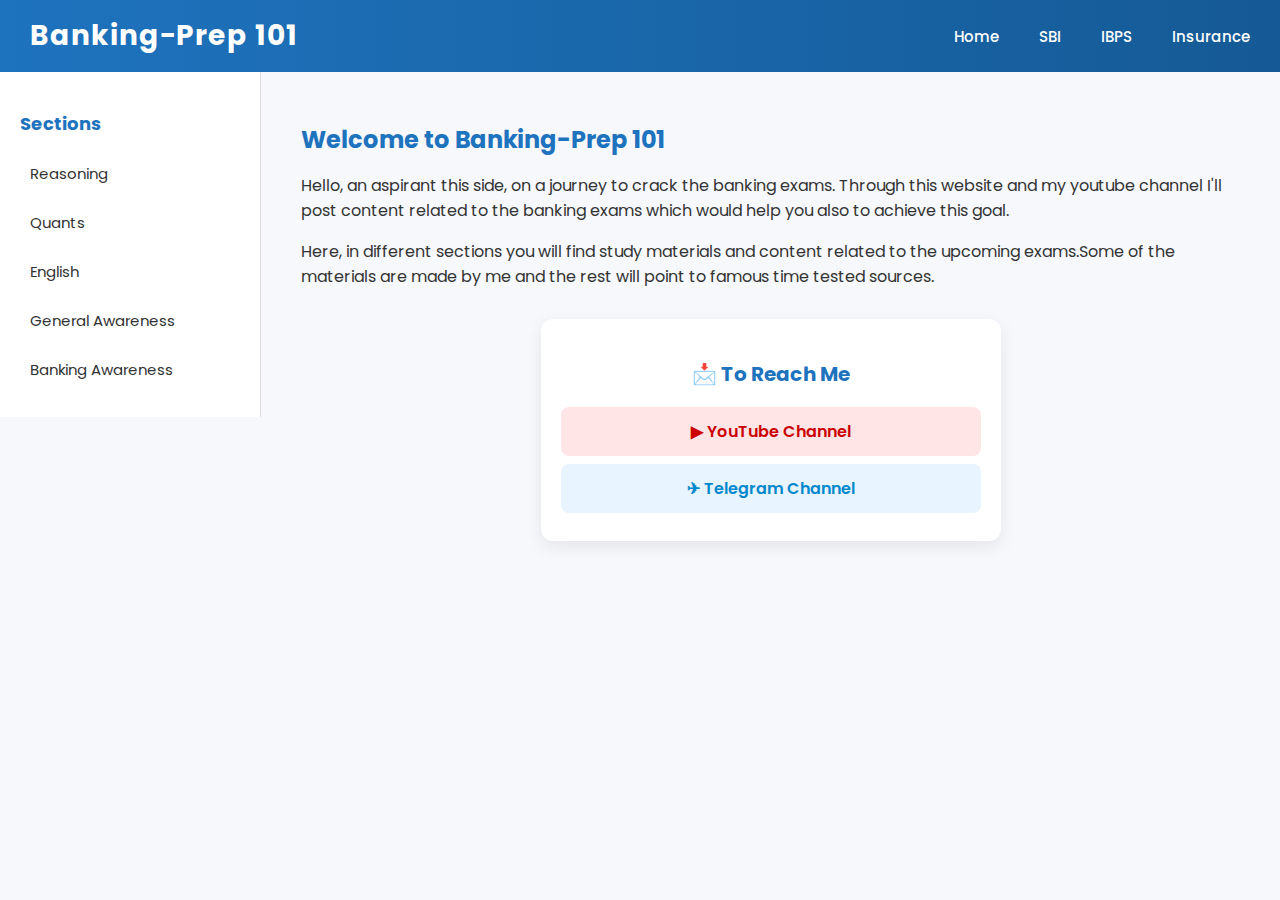
<file: index.html>
<!DOCTYPE html>
<html>
<head>
  <meta name="google-site-verification" content="nMwPBUe1wpLVSx8-3hx66xbxFr1yD9jjksR16JLVHJo" />
  <title>Banking Prep</title>

  <!-- Google Font -->
  <link href="https://fonts.googleapis.com/css2?family=Poppins:wght@400;600;700&display=swap" rel="stylesheet">

  <!-- CSS File -->
  <link rel="stylesheet" href="style.css">
  <meta name="viewport" content="width=device-width, initial-scale=1.0">
  <meta name="description" content="Free Banking Exam Preparation for SBI, IBPS, PO, Clerk, Quants, Reasoning, PDFs">
<meta name="keywords" content="Banking Exam, SBI Prep, IBPS, Quants Practice, Reasoning PDFs">
<meta name="author" content="Vidit Kholia">


</head>

<body>

<header>
  <div class="site-title">Banking-Prep 101</div>

  <nav>
    <a href="#">Home</a>
    <a href="SBI.html">SBI</a>
    <a href="IBPS.html">IBPS</a>
    <a href="Insurance.html">Insurance</a>
  </nav>
</header>



</body>
</html>

<div class="layout">

  <!-- SIDEBAR -->
  <aside class="sidebar">
    <h3>Sections</h3>
    <a href="#">Reasoning</a>
    <a href="quants.html">Quants</a>
    <a href="#">English</a>
    <a href="#">General Awareness</a>
    <a href="#">Banking Awareness</a>
  </aside>

  <div class="main-content">
    <h2>Welcome to Banking-Prep 101</h2>
    <p>
      Hello, an aspirant this side, on a journey to crack the banking exams.
      Through this website and my youtube channel I'll post content related to
      the banking exams which would help you also to achieve this goal.
    </p>
    <p>
        Here, in different sections you will find study materials and content related to the upcoming
        exams.Some of the materials are made by me and the rest will point to famous time tested
        sources.
    </p>

    <div class="contact-card">
  <h3>📩 To Reach Me</h3>

  <a href="https://www.youtube.com/@Bankingprep-t6h" target="_blank" class="contact-link youtube">
    ▶ YouTube Channel
  </a>

  <a href="https://t.me/bankingprep101" target="_blank" class="contact-link telegram">
    ✈ Telegram Channel
  </a>

  
</div>

</div>


</div>
</file>
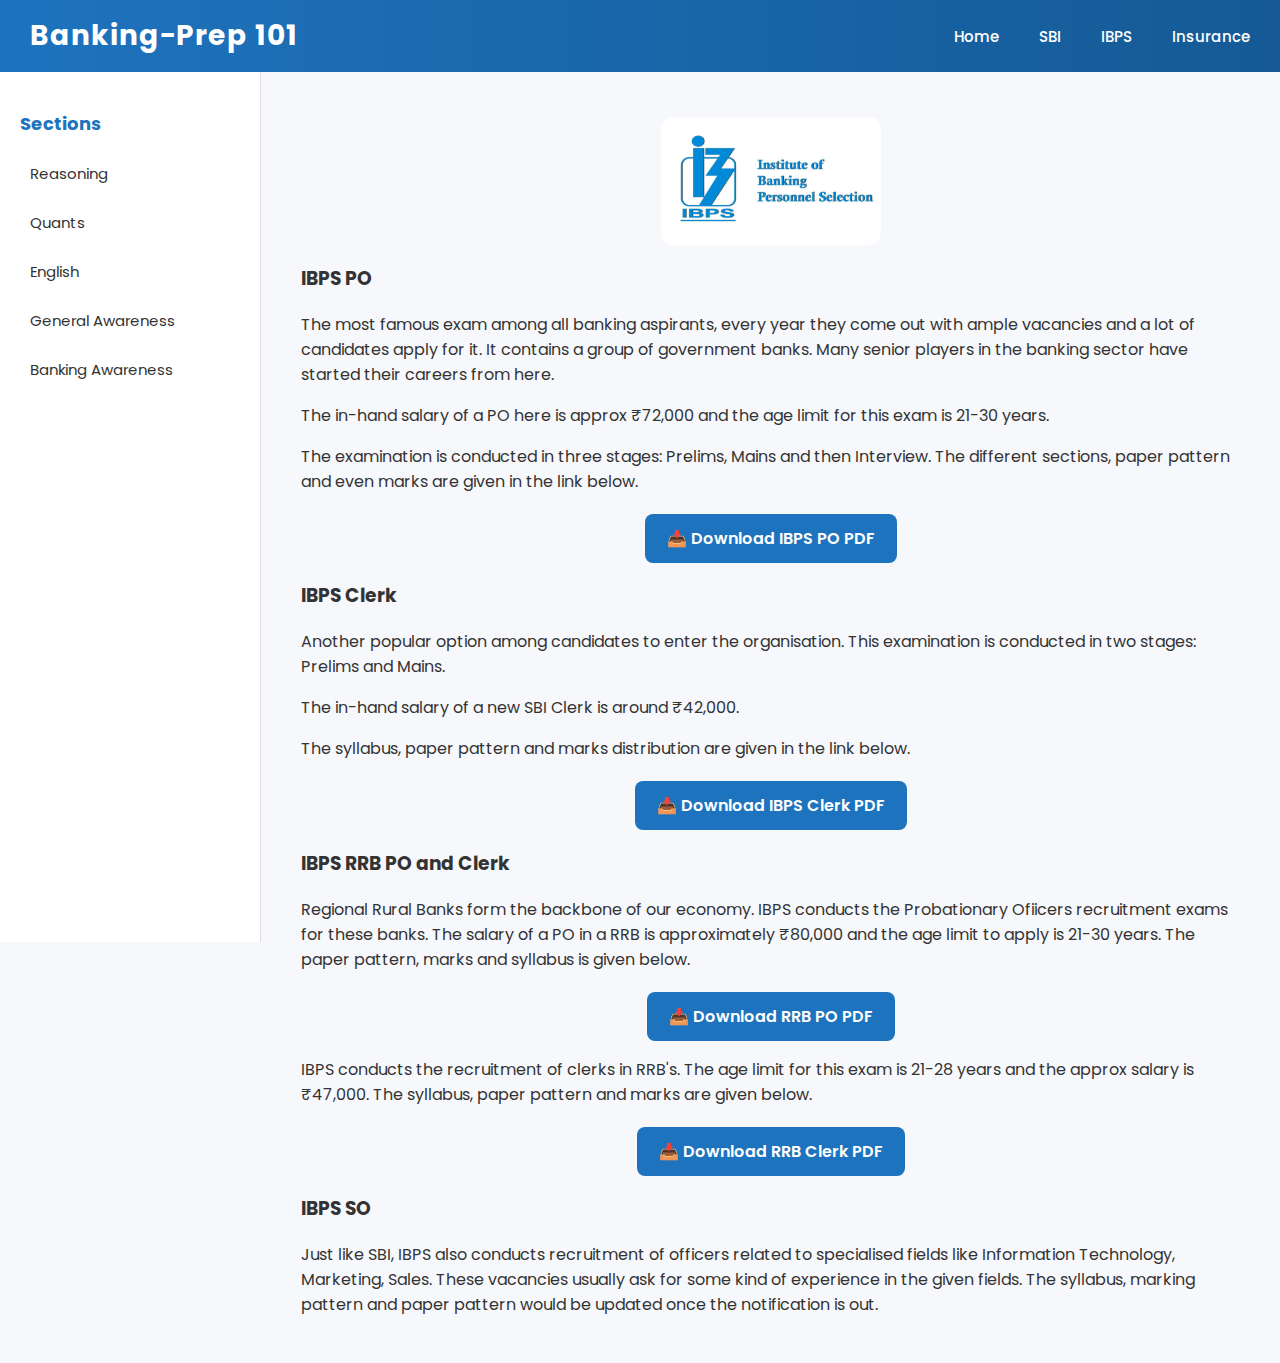
<file: IBPS.html>
<!DOCTYPE html>
<html>
<head>
  <title>IBPS Preparation</title>

  <!-- Google Font -->
  <link href="https://fonts.googleapis.com/css2?family=Poppins:wght@400;600;700&display=swap" rel="stylesheet">

  <!-- CSS File -->
  <link rel="stylesheet" href="style1.css">
</head>

<body>

<header>
  <button class="menu-btn" onclick="toggleSidebar()">☰</button>

  <div class="site-title">Banking-Prep 101</div>

  <nav>
    <a href="index.html">Home</a>
    <a href="SBI.html" class="active">SBI</a>
    <a href="IBPS.html">IBPS</a>
    <a href="Insurance.html">Insurance</a>
  </nav>
</header>

<div class="layout">

  <!-- SIDEBAR -->
  <aside class="sidebar" id="sidebar">
    <h3>Sections</h3>
    <a href="#">Reasoning</a>
    <a href="quants.html">Quants</a>
    <a href="#">English</a>
    <a href="#">General Awareness</a>
    <a href="#">Banking Awareness</a>
  </aside>

  <!-- OVERLAY -->
  <div class="overlay" id="overlay" onclick="toggleSidebar()"></div>

  <!-- MAIN CONTENT -->
  <div class="main-content">
    
      <img src="ibps.png" class="content-img">
    
    


    <h3>IBPS PO</h3>
    <p>
     The most famous exam among all banking aspirants, every year they come out with ample vacancies
     and a lot of candidates apply for it. It contains a group of government banks. Many senior 
     players in the banking sector have started their careers from here. 
    </p>

    <p>
        The in-hand salary of a PO here is approx ₹72,000 and the age limit for this exam is
        21-30 years.
    </p>

    <p>
       The examination is conducted in three stages: Prelims, Mains and then Interview. The different
       sections, paper pattern and even marks are given in the link below. 

    </p>

    <div class="pdf-center">
  <a href="ibps po syllabus.pdf" download class="download-btn">
    📥 Download IBPS PO PDF
  </a>
</div>


    <h3>IBPS Clerk</h3>
    <p>
      Another popular option among candidates to enter the organisation. This examination is
      conducted in two stages: Prelims and Mains. 
      
    </p>
    <p>
      The in-hand salary of a new SBI Clerk is around ₹42,000.
    </p>

    <p>
      The syllabus, paper pattern and marks distribution are given in the link below.
    </p>

    <div class="pdf-center">
  <a href="ibps clerk.pdf" download class="download-btn">
    📥 Download IBPS Clerk PDF
  </a>


  
</div>
     <h3>IBPS RRB PO and Clerk</h3>
     <p>
      Regional Rural Banks form the backbone of our economy. IBPS conducts the Probationary Ofiicers
      recruitment exams for these banks. The salary of a PO in a RRB is approximately ₹80,000 and the
      age limit to apply is 21-30 years. The paper pattern, marks and syllabus is given below.
     </p>

     <div class="pdf-center">
  <a href="rrb po syllabus.pdf" download class="download-btn">
    📥 Download RRB PO PDF
  </a>
</div>


     
     <p>
      IBPS conducts the recruitment of clerks in RRB's. The age limit for this exam is 21-28 years and
      the approx salary is ₹47,000. The syllabus, paper pattern and marks are given below.
     </p>

      <div class="pdf-center">
  <a href="rrb clerk syllabus.pdf" download class="download-btn">
    📥 Download RRB Clerk PDF
  </a>

  
</div>
      <h3>IBPS SO</h3>
      <p>
        Just like SBI, IBPS also conducts recruitment of officers related to specialised fields like 
        Information Technology, Marketing, Sales. These vacancies usually ask for some kind of experience 
        in the given fields. The syllabus, marking pattern and paper pattern would be updated once the
        notification is out.
      </p>
  </div>

</div>

<script>
function toggleSidebar() {
  document.getElementById("sidebar").classList.toggle("active");
  document.getElementById("overlay").classList.toggle("active");
}
</script>

</body>
</html>
</file>
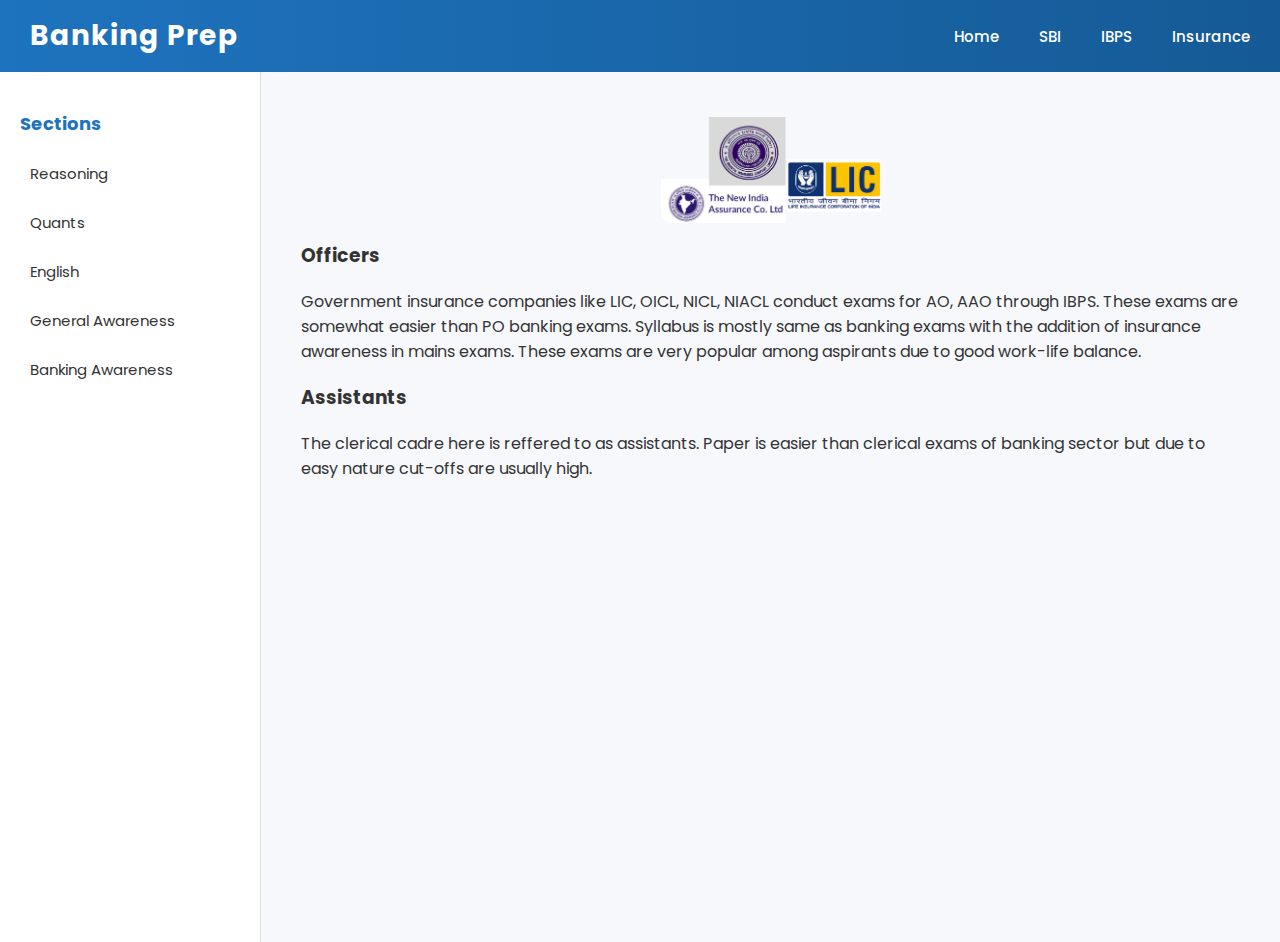
<file: Insurance.html>
<!DOCTYPE html>
<html>
<head>
  <title>Insurance Preparation</title>

  <!-- Google Font -->
  <link href="https://fonts.googleapis.com/css2?family=Poppins:wght@400;600;700&display=swap" rel="stylesheet">

  <!-- CSS File -->
  <link rel="stylesheet" href="style1.css">
</head>

<body>

<header>
  <button class="menu-btn" onclick="toggleSidebar()">☰</button>

  <div class="site-title">Banking Prep</div>

  <nav>
    <a href="index.html">Home</a>
    <a href="SBI.html" class="active">SBI</a>
    <a href="IBPS.html">IBPS</a>
    <a href="Insurance.html">Insurance</a>
  </nav>
</header>

<div class="layout">

  <!-- SIDEBAR -->
  <aside class="sidebar" id="sidebar">
    <h3>Sections</h3>
    <a href="#">Reasoning</a>
    <a href="quants.html">Quants</a>
    <a href="#">English</a>
    <a href="#">General Awareness</a>
    <a href="#">Banking Awareness</a>
  </aside>

  <!-- OVERLAY -->
  <div class="overlay" id="overlay" onclick="toggleSidebar()"></div>

  <!-- MAIN CONTENT -->
  <div class="main-content">
    
      <img src="Insurance-logo.png" class="content-img">
    
    


    <h3>Officers</h3>
    <p>
     Government insurance companies like LIC, OICL, NICL, NIACL conduct exams for AO, AAO through 
     IBPS. These exams are somewhat easier than PO banking exams. Syllabus is mostly same as 
     banking exams with the addition of insurance awareness in mains exams.
     These exams are very popular among aspirants due to good work-life balance. 
    </p>

    

    


    <h3>Assistants</h3>
    <p>
      The clerical cadre here is reffered to as assistants. Paper is easier than clerical exams of 
      banking sector but due to easy nature cut-offs are usually high. 
      
    </p>
    

   

    


  
</div>
     
  </div>

</div>

<script>
function toggleSidebar() {
  document.getElementById("sidebar").classList.toggle("active");
  document.getElementById("overlay").classList.toggle("active");
}
</script>

</body>
</html>
</file>
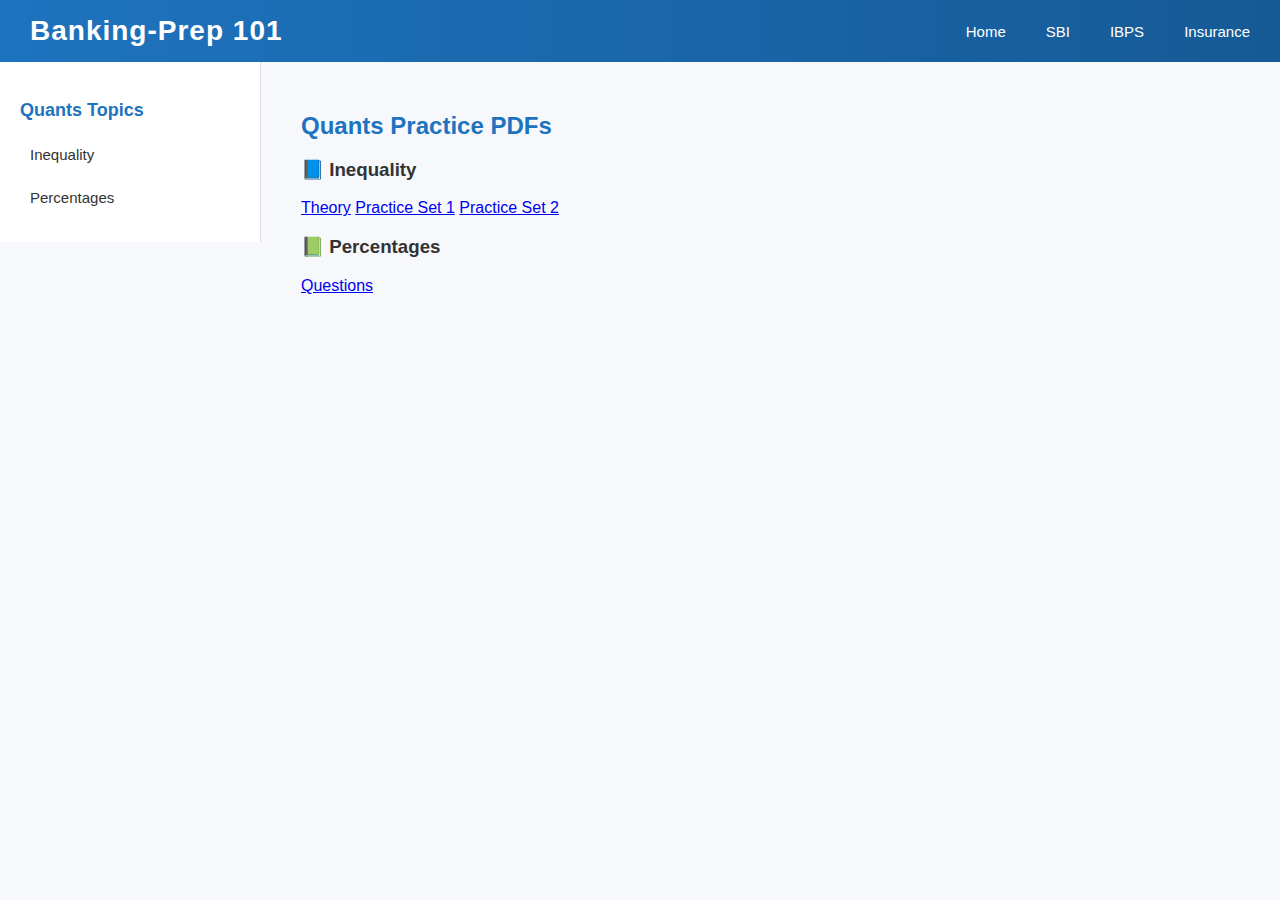
<file: quants.html>
<!DOCTYPE html>
<html>
<head>
  <title>Quants Practice</title>
  <link rel="stylesheet" href="style.css">
  <meta name="viewport" content="width=device-width, initial-scale=1.0">
</head>

<body>

<header>
  <div class="site-title">Banking-Prep 101</div>
  <nav>
    <a href="index.html">Home</a>
    <a href="SBI.html">SBI</a>
    <a href="IBPS.html">IBPS</a>
    <a href="Insurance.html">Insurance</a>
  </nav>
</header>

<div class="layout">

  <!-- SIDEBAR -->
  <aside class="sidebar">
    <h3>Quants Topics</h3>
    <a href="#inequality">Inequality</a>
    <a href="#percentage">Percentages</a>
    
  </aside>

  <!-- MAIN CONTENT -->
  <div class="main-content">

    <h2>Quants Practice PDFs</h2>

    <!-- TOPIC BLOCK -->
    <div class="topic-section" id="inequality">
      <h3>📘 Inequality</h3>
      <a href="Quadratic-Equations-[theory].pdf" target="_blank" class="pdf-link">Theory</a>
      <a href="Questions-quadratic-[Part-1].pdf" target="_blank" class="pdf-link">Practice Set 1</a>
      <a href="Ques-quadratic-[Part-2].pdf" target="_blank" class="pdf-link">Practice Set 2</a>
    </div>

    <div class="topic-section" id="percentage">
      <h3>📗 Percentages</h3>
       <a href="Percentage questions.pdf" target="_blank" class="pdf-link">Questions</a>
    </div>

    

  </div>
</div>

</body>
</html>
</file>
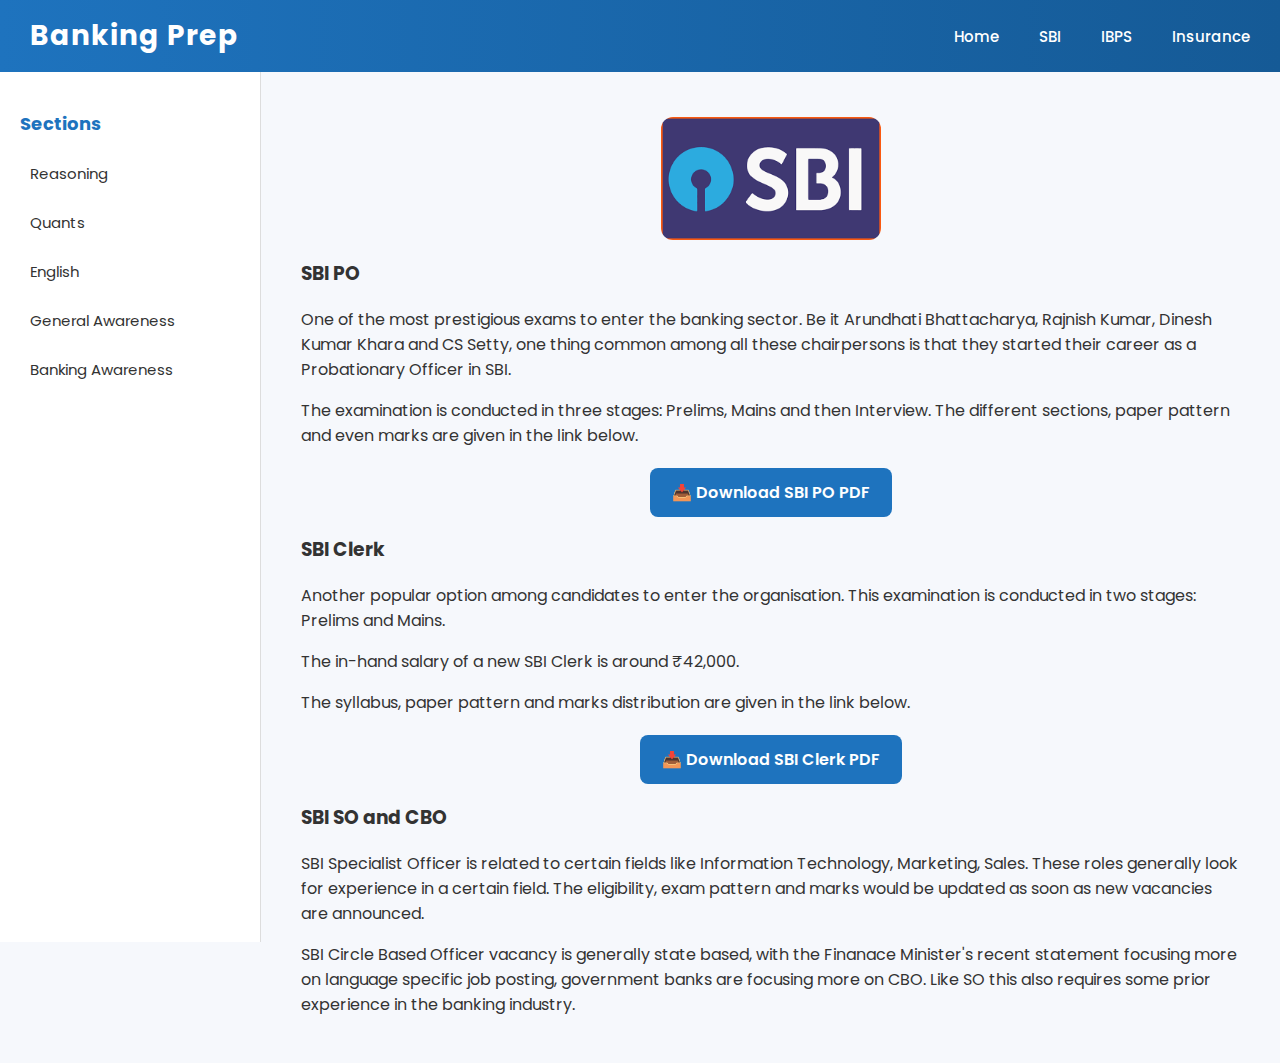
<file: SBI.html>
<!DOCTYPE html>
<html>
<head>
  <title>SBI Preparation</title>

  <!-- Google Font -->
  <link href="https://fonts.googleapis.com/css2?family=Poppins:wght@400;600;700&display=swap" rel="stylesheet">

  <!-- CSS File -->
  <link rel="stylesheet" href="style1.css">
</head>

<body>

<header>
  <button class="menu-btn" onclick="toggleSidebar()">☰</button>

  <div class="site-title">Banking Prep</div>

  <nav>
    <a href="index.html">Home</a>
    <a href="SBI.html" class="active">SBI</a>
    <a href="IBPS.html">IBPS</a>
    <a href="Insurance.html">Insurance</a>
  </nav>
</header>

<div class="layout">

  <!-- SIDEBAR -->
  <aside class="sidebar" id="sidebar">
    <h3>Sections</h3>
    <a href="#">Reasoning</a>
    <a href="quants.html">Quants</a>
    <a href="#">English</a>
    <a href="#">General Awareness</a>
    <a href="#">Banking Awareness</a>
  </aside>

  <!-- OVERLAY -->
  <div class="overlay" id="overlay" onclick="toggleSidebar()"></div>

  <!-- MAIN CONTENT -->
  <div class="main-content">
    
      <img src="sbi-banner.png" class="content-img">
    
    


    <h3>SBI PO</h3>
    <p>
     One of the most prestigious exams to enter the banking sector. Be it Arundhati Bhattacharya,
     Rajnish Kumar, Dinesh Kumar Khara and CS Setty, one thing common among all these chairpersons 
     is that they started their career as a Probationary Officer in SBI. 
    </p>

    <p>
       The examination is conducted in three stages: Prelims, Mains and then Interview. The different
       sections, paper pattern and even marks are given in the link below. 

    </p>

    <div class="pdf-center">
  <a href="sbi syllabus.pdf" download class="download-btn">
    📥 Download SBI PO PDF
  </a>
</div>


    <h3>SBI Clerk</h3>
    <p>
      Another popular option among candidates to enter the organisation. This examination is
      conducted in two stages: Prelims and Mains. 
      
    </p>
    <p>
      The in-hand salary of a new SBI Clerk is around ₹42,000.
    </p>

    <p>
      The syllabus, paper pattern and marks distribution are given in the link below.
    </p>

    <div class="pdf-center">
  <a href="sbi clerk syllabus.pdf" download class="download-btn">
    📥 Download SBI Clerk PDF
  </a>


  
</div>
     <h3>SBI SO and CBO</h3>
     <p>
      SBI Specialist Officer is related to certain fields like Information Technology, Marketing, Sales.
      These roles generally look for experience in a certain field. The eligibility, exam pattern and 
      marks would be updated as soon as new vacancies are announced.
     </p>
     
     <p>
      SBI Circle Based Officer vacancy is generally state based, with the Finanace Minister's recent
      statement focusing more on language specific job posting, government banks are focusing more on 
      CBO. Like SO this also requires some prior experience in the banking industry.
     </p>
  </div>

</div>

<script>
function toggleSidebar() {
  document.getElementById("sidebar").classList.toggle("active");
  document.getElementById("overlay").classList.toggle("active");
}
</script>

</body>
</html>
</file>
<file: style.css>
body {
  margin: 0;
  font-family: 'Poppins', Arial, sans-serif;
  background: #f6f8fc;
  color: #333;
}

/* HEADER */
header {
  background: linear-gradient(90deg, #1e73be, #155a96);
  color: white;
  padding: 15px 30px;
  display: flex;
  justify-content: space-between;
  align-items: center;
}

.site-title {
  font-size: 26px;
  font-weight: 700;
}

nav {
  display: flex;
  gap: 20px;
}

nav a {
  color: white;
  font-size: 15px;
  font-weight: 500;
  text-decoration: none;
}

nav a:hover {
  color: #ffdd57;
}



.site-title {
  font-size: 28px;
  font-weight: 700;
  letter-spacing: 1px;
}

/* NAV MENU */
nav a {
  color: white;
  margin-left: 20px;
  font-size: 15px;
  font-weight: 500;
  text-decoration: none;
  transition: 0.2s;
}

nav a:hover {
  color: #ffdd57;
  text-decoration: underline;
}

/* HERO SECTION */
.hero {
  text-align: center;
  padding: 40px 20px;
}

.hero h2 {
  font-size: 32px;
  font-weight: 700;
  color: #1e73be;
}

.hero p {
  margin-top: 10px;
  font-size: 17px;
  color: #555;
}

/* LAYOUT */
.layout {
  display: flex;
  align-items: flex-start;
}

/* SIDEBAR */
.sidebar {
  width: 220px;
  background: white;
  padding: 20px;
  border-right: 1px solid #ddd;
  
  top: 0; /* sticks directly below header */
  
}

/* SIDEBAR TITLE */
.sidebar h3 {
  margin-bottom: 15px;
  font-size: 18px;
  color: #1e73be;
}

/* SIDEBAR LINKS */
.sidebar a {
  display: block;
  padding: 10px;
  margin-bottom: 6px;
  color: #333;
  text-decoration: none;
  border-radius: 6px;
  font-size: 15px;
}

.sidebar a:hover {
  background: #e9f2ff;
  color: #1e73be;
}

.main-content {
  flex: 1;
  padding: 30px 40px;
}

.main-content h2 {
  color: #1e73be;
  margin-bottom: 10px;
}

.content-box {
  background: white;
  padding: 20px;
  border-radius: 10px;
  margin-top: 20px;
  box-shadow: 0 2px 6px rgba(0,0,0,0.05);
}

.contact-card {
  background: white;
  padding: 20px;
  border-radius: 12px;
  max-width: 420px;
  margin: 30px auto;
  box-shadow: 0 6px 18px rgba(0,0,0,0.08);
  text-align: center;
}

.contact-card h3 {
  margin-bottom: 18px;
  color: #1e73be;
  font-size: 20px;
  font-weight: 700;
}

.contact-link {
  display: block;
  padding: 12px;
  margin: 8px 0;
  border-radius: 8px;
  text-decoration: none;
  font-weight: 600;
  transition: 0.2s;
}

/* YouTube Style */
.youtube {
  background: #ffe5e5;
  color: #cc0000;
}
.youtube:hover {
  background: #ffcccc;
}

/* Telegram Style */
.telegram {
  background: #e8f4ff;
  color: #0088cc;
}
.telegram:hover {
  background: #d6ebff;
}

/* Practice Style */
.practice {
  background: #f0f7ff;
  color: #1e73be;
}
.practice:hover {
  background: #dcecff;
}
/* Responsive Layout */
@media (max-width: 900px) {
  .layout {
    flex-direction: column;
  }

  .sidebar {
    width: 100%;
    text-align: center;
  }

  .main-content {
    width: 100%;
  }
}

/* Mobile Navbar */
@media (max-width: 700px) {
  header {
    flex-direction: column;
    text-align: center;
    gap: 10px;
  }

  nav {
    flex-wrap: wrap;
    justify-content: center;
  }
}

/* Mobile Text Spacing */
@media (max-width: 600px) {
  .main-content h2 {
    font-size: 22px;
  }

  .main-content p {
    font-size: 15px;
    line-height: 1.6;
  }

  .contact-card {
    width: 100%;
    padding: 15px;
  }
}
</file>
<file: style1.css>
body {
  margin: 0;
  font-family: 'Poppins', Arial, sans-serif;
  background: #f6f8fc;
  color: #333;
}

/* HEADER */
header {
  background: linear-gradient(90deg, #1e73be, #155a96);
  color: white;
  padding: 15px 30px;
  display: flex;
  justify-content: space-between;
  align-items: center;
}

.site-title {
  font-size: 26px;
  font-weight: 700;
}

nav {
  display: flex;
  gap: 20px;
}

nav a {
  color: white;
  font-size: 15px;
  font-weight: 500;
  text-decoration: none;
}

nav a:hover {
  color: #ffdd57;
}



.site-title {
  font-size: 28px;
  font-weight: 700;
  letter-spacing: 1px;
}

/* NAV MENU */
nav a {
  color: white;
  margin-left: 20px;
  font-size: 15px;
  font-weight: 500;
  text-decoration: none;
  transition: 0.2s;
}

nav a:hover {
  color: #ffdd57;
  text-decoration: underline;
}

/* HERO SECTION */
.hero {
  text-align: center;
  padding: 40px 20px;
}

.hero h2 {
  font-size: 32px;
  font-weight: 700;
  color: #1e73be;
}

.hero p {
  margin-top: 10px;
  font-size: 17px;
  color: #555;
}

/* LAYOUT */
.layout {
  display: flex;
  align-items: flex-start;
}

/* SIDEBAR */
.sidebar {
  width: 220px;
  background: white;
  padding: 20px;
  border-right: 1px solid #ddd;
  position: sticky;
  top: 0; /* sticks directly below header */
  height: calc(100vh - 70px);
}

/* SIDEBAR TITLE */
.sidebar h3 {
  margin-bottom: 15px;
  font-size: 18px;
  color: #1e73be;
}

/* SIDEBAR LINKS */
.sidebar a {
  display: block;
  padding: 10px;
  margin-bottom: 6px;
  color: #333;
  text-decoration: none;
  border-radius: 6px;
  font-size: 15px;
}

.sidebar a:hover {
  background: #e9f2ff;
  color: #1e73be;
}

.main-content {
  flex: 1;
  padding: 30px 40px;
}

.main-content h2 {
  color: #1e73be;
  margin-bottom: 10px;
}

.content-box {
  background: white;
  padding: 20px;
  border-radius: 10px;
  margin-top: 20px;
  box-shadow: 0 2px 6px rgba(0,0,0,0.05);
}

.contact-card {
  background: white;
  padding: 20px;
  border-radius: 12px;
  max-width: 420px;
  margin: 30px auto;
  box-shadow: 0 6px 18px rgba(0,0,0,0.08);
  text-align: center;
}

.contact-card h3 {
  margin-bottom: 18px;
  color: #1e73be;
  font-size: 20px;
  font-weight: 700;
}

.contact-link {
  display: block;
  padding: 12px;
  margin: 8px 0;
  border-radius: 8px;
  text-decoration: none;
  font-weight: 600;
  transition: 0.2s;
}

/* YouTube Style */
.youtube {
  background: #ffe5e5;
  color: #cc0000;
}
.youtube:hover {
  background: #ffcccc;
}

/* Telegram Style */
.telegram {
  background: #e8f4ff;
  color: #0088cc;
}
.telegram:hover {
  background: #d6ebff;
}

/* Practice Style */
.practice {
  background: #f0f7ff;
  color: #1e73be;
}
.practice:hover {
  background: #dcecff;
}


body {
  margin: 0;
  font-family: 'Poppins', Arial, sans-serif;
  background: #f6f8fc;
  color: #333;
}

/* HEADER */
header {
  background: linear-gradient(90deg, #1e73be, #155a96);
  color: white;
  padding: 15px 30px;
  display: flex;
  justify-content: space-between;
  align-items: center;
}

.site-title {
  font-size: 26px;
  font-weight: 700;
}

nav {
  display: flex;
  gap: 20px;
}

nav a {
  color: white;
  font-size: 15px;
  font-weight: 500;
  text-decoration: none;
}

nav a:hover {
  color: #ffdd57;
}



.site-title {
  font-size: 28px;
  font-weight: 700;
  letter-spacing: 1px;
}

/* NAV MENU */
nav a {
  color: white;
  margin-left: 20px;
  font-size: 15px;
  font-weight: 500;
  text-decoration: none;
  transition: 0.2s;
}

nav a:hover {
  color: #ffdd57;
  text-decoration: underline;
}

/* HERO SECTION */
.hero {
  text-align: center;
  padding: 40px 20px;
}

.hero h2 {
  font-size: 32px;
  font-weight: 700;
  color: #1e73be;
}

.hero p {
  margin-top: 10px;
  font-size: 17px;
  color: #555;
}

/* LAYOUT */
.layout {
  display: flex;
  align-items: flex-start;
}

/* SIDEBAR */
.sidebar {
  width: 220px;
  background: white;
  padding: 20px;
  border-right: 1px solid #ddd;
  position: sticky;
  top: 0; /* sticks directly below header */
  height: calc(100vh - 70px);
}

/* SIDEBAR TITLE */
.sidebar h3 {
  margin-bottom: 15px;
  font-size: 18px;
  color: #1e73be;
}

/* SIDEBAR LINKS */
.sidebar a {
  display: block;
  padding: 10px;
  margin-bottom: 6px;
  color: #333;
  text-decoration: none;
  border-radius: 6px;
  font-size: 15px;
}

.sidebar a:hover {
  background: #e9f2ff;
  color: #1e73be;
}

.main-content {
  flex: 1;
  padding: 30px 40px;
}

.main-content h2 {
  color: #1e73be;
  margin-bottom: 10px;
}

.content-box {
  background: white;
  padding: 20px;
  border-radius: 10px;
  margin-top: 20px;
  box-shadow: 0 2px 6px rgba(0,0,0,0.05);
}



/* Practice Style */
.practice {
  background: #f0f7ff;
  color: #1e73be;
}
.practice:hover {
  background: #dcecff;
}
/* MENU BUTTON */
.menu-btn {
  display: none;
  font-size: 24px;
  background: none;
  border: none;
  color: white;
  cursor: pointer;
}

/* OVERLAY */
.overlay {
  display: none;
}

/* MOBILE SIDEBAR */
@media (max-width: 900px) {

  header nav {
    display: none;
  }

  .menu-btn {
    display: block;
  }

  .sidebar {
    position: fixed;
    top: 65px;
    left: -280px;
    height: calc(100vh - 65px);
    transition: 0.3s ease;
    z-index: 1000;
  }

  .sidebar.active {
    left: 0;
  }

  .overlay {
    display: none;
    position: fixed;
    top: 65px;
    left: 0;
    width: 100%;
    height: calc(100vh - 65px);
    background: rgba(0,0,0,0.4);
    z-index: 999;
  }

  .overlay.active {
    display: block;
  }

  .layout {
    flex-direction: column;
  }
}

.pdf-center {
  display: flex;
  justify-content: center;
  margin-top: 20px;
}

.download-btn {
  padding: 12px 22px;
  background: #1e73be;
  color: white;
  text-decoration: none;
  border-radius: 8px;
  font-weight: 600;
  font-size: 16px;
  transition: 0.2s ease;
}

.download-btn:hover {
  background: #155a96;
  transform: scale(1.03);
}

.content-img {
  width: 50%;
  max-width: 220px;
  border-radius: 12px;
  margin: 15px auto;
  display: block;
    
}
</file>
